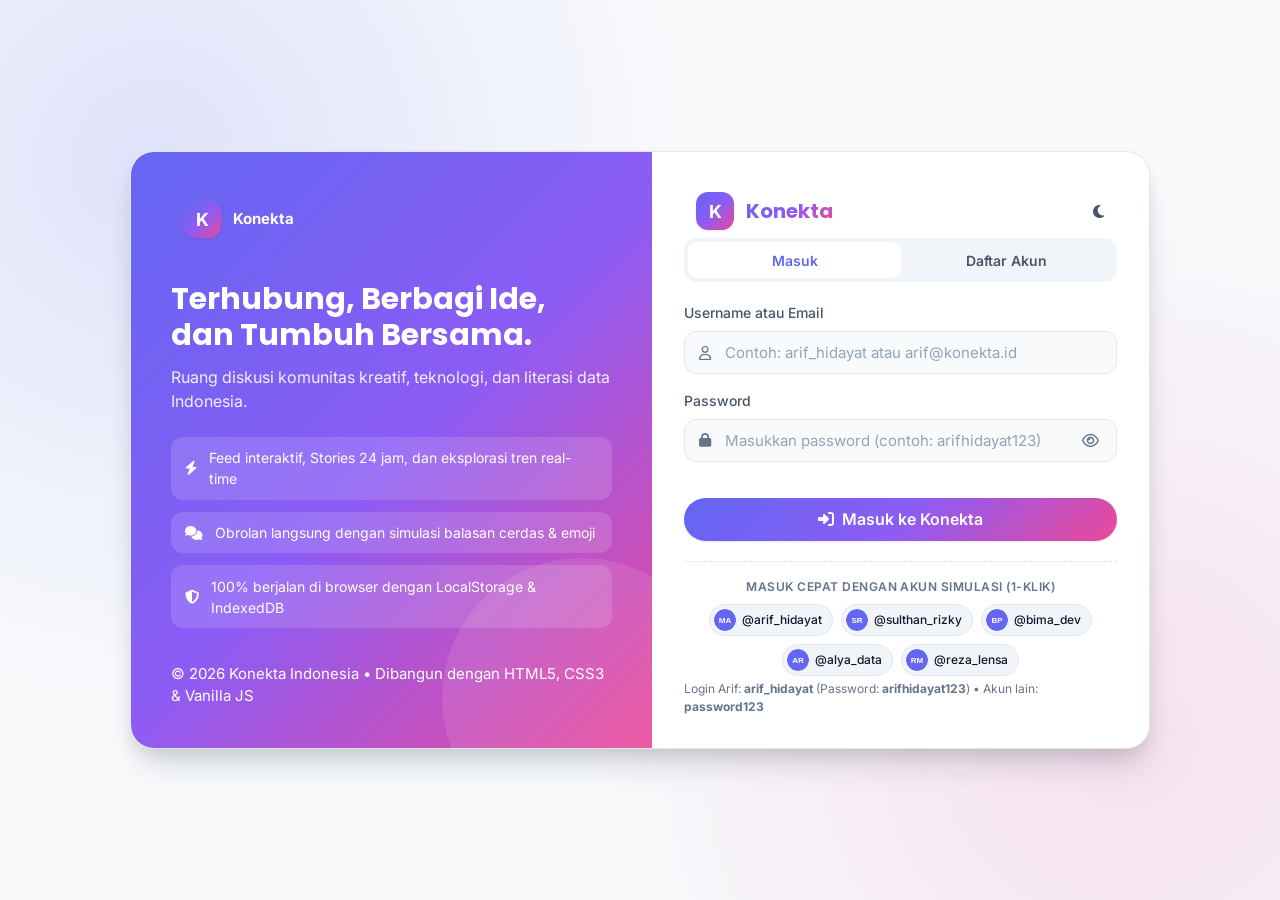
<file: File_Literasi/index.html>
<!doctype html>
<html lang="id" data-theme="light">
  <head>
    <meta charset="UTF-8" />
    <meta name="viewport" content="width=device-width, initial-scale=1.0" />
    <meta
      name="description"
      content="Konekta - Platform Media Sosial Komunitas Digital Indonesia"
    />
    <title>Masuk atau Daftar — Konekta</title>

    <!-- Google Fonts: Inter & Poppins -->
    <link rel="preconnect" href="https://fonts.googleapis.com" />
    <link rel="preconnect" href="https://fonts.gstatic.com" crossorigin />
    <link
      href="https://fonts.googleapis.com/css2?family=Inter:wght@400;500;600;700&family=Poppins:wght@600;700&display=swap"
      rel="stylesheet"
    />

    <!-- Font Awesome Icons CDN -->
    <link
      rel="stylesheet"
      href="https://cdnjs.cloudflare.com/ajax/libs/font-awesome/6.5.1/css/all.min.css"
    />

    <!-- Stylesheets -->
    <link rel="stylesheet" href="css/variables.css" />
    <link rel="stylesheet" href="css/base.css" />
    <link rel="stylesheet" href="css/components.css" />
    <link rel="stylesheet" href="css/layout.css" />
    <link rel="stylesheet" href="css/pages.css" />
    <link rel="icon" type="image/svg+xml" href="assets/logo.svg" />
  </head>
  <body data-page="auth">
    <main class="auth-page">
      <div class="auth-container">
        <!-- Left Hero Section -->
        <section class="auth-hero" aria-label="Tentang Konekta">
          <div>
            <div class="brand-logo">
              <div class="brand-logo-icon">K</div>
              <span class="font-bold text-xl">Konekta</span>
            </div>
          </div>

          <div>
            <h1 class="auth-hero-title">
              Terhubung, Berbagi Ide, dan Tumbuh Bersama.
            </h1>
            <p class="auth-hero-subtitle">
              Ruang diskusi komunitas kreatif, teknologi, dan literasi data
              Indonesia.
            </p>

            <ul class="auth-feature-list">
              <li class="auth-feature-item">
                <i class="fa-solid fa-bolt"></i>
                <span
                  >Feed interaktif, Stories 24 jam, dan eksplorasi tren
                  real-time</span
                >
              </li>
              <li class="auth-feature-item">
                <i class="fa-solid fa-comments"></i>
                <span
                  >Obrolan langsung dengan simulasi balasan cerdas &amp;
                  emoji</span
                >
              </li>
              <li class="auth-feature-item">
                <i class="fa-solid fa-shield-halved"></i>
                <span
                  >100% berjalan di browser dengan LocalStorage &amp;
                  IndexedDB</span
                >
              </li>
            </ul>
          </div>

          <div class="text-xs">
            &copy; 2026 Konekta Indonesia &bull; Dibangun dengan HTML5, CSS3
            &amp; Vanilla JS
          </div>
        </section>

        <!-- Right Form Panel -->
        <section class="auth-form-panel" aria-label="Formulir Autentikasi">
          <div class="flex items-center justify-between">
            <div class="brand-logo">
              <div class="brand-logo-icon">K</div>
              <span class="brand-logo-text">Konekta</span>
            </div>
            <button
              type="button"
              class="btn-icon"
              id="auth-theme-btn"
              aria-label="Ubah Tema Gelap atau Terang"
              title="Ubah Tema"
            >
              <i data-theme-icon class="fa-solid fa-moon"></i>
            </button>
          </div>

          <div class="auth-tabs" role="tablist">
            <button
              type="button"
              class="auth-tab-btn active"
              id="tab-login"
              role="tab"
              aria-selected="true"
            >
              Masuk
            </button>
            <button
              type="button"
              class="auth-tab-btn"
              id="tab-register"
              role="tab"
              aria-selected="false"
            >
              Daftar Akun
            </button>
          </div>

          <!-- Login Form -->
          <form id="login-form" novalidate>
            <div class="form-group">
              <label class="form-label" for="login-identifier"
                >Username atau Email</label
              >
              <div class="input-wrapper">
                <i class="fa-regular fa-user input-icon-left"></i>
                <input
                  type="text"
                  id="login-identifier"
                  class="form-control has-icon-left"
                  placeholder="Contoh: arif_hidayat atau arif@konekta.id"
                  autocomplete="username"
                  required
                />
              </div>
            </div>

            <div class="form-group">
              <label class="form-label" for="login-password">Password</label>
              <div class="input-wrapper">
                <i class="fa-solid fa-lock input-icon-left"></i>
                <input
                  type="password"
                  id="login-password"
                  class="form-control has-icon-left has-icon-right"
                  placeholder="Masukkan password (contoh: arifhidayat123)"
                  autocomplete="current-password"
                  required
                />
                <button
                  type="button"
                  class="input-action-right"
                  data-toggle-password="login-password"
                  aria-label="Tampilkan password"
                >
                  <i class="fa-regular fa-eye"></i>
                </button>
              </div>
              <span class="form-error" id="login-error" role="alert"></span>
            </div>

            <button type="submit" class="btn btn-primary btn-block btn-lg">
              <i class="fa-solid fa-right-to-bracket"></i>
              <span>Masuk ke Konekta</span>
            </button>
          </form>

          <!-- Register Form -->
          <form id="register-form" class="hidden" novalidate>
            <div class="form-group">
              <label class="form-label" for="reg-name">Nama Lengkap</label>
              <div class="input-wrapper">
                <i class="fa-regular fa-id-card input-icon-left"></i>
                <input
                  type="text"
                  id="reg-name"
                  class="form-control has-icon-left"
                  placeholder="Nama lengkap Anda"
                  required
                />
              </div>
              <span class="form-error" id="reg-error-name"></span>
            </div>

            <div class="form-group">
              <label class="form-label" for="reg-username">Username</label>
              <div class="input-wrapper">
                <i class="fa-solid fa-at input-icon-left"></i>
                <input
                  type="text"
                  id="reg-username"
                  class="form-control has-icon-left"
                  placeholder="huruf_kecil_angka"
                  required
                />
              </div>
              <span class="form-error" id="reg-error-username"></span>
            </div>

            <div class="form-group">
              <label class="form-label" for="reg-email">Alamat Email</label>
              <div class="input-wrapper">
                <i class="fa-regular fa-envelope input-icon-left"></i>
                <input
                  type="email"
                  id="reg-email"
                  class="form-control has-icon-left"
                  placeholder="nama@email.com"
                  required
                />
              </div>
              <span class="form-error" id="reg-error-email"></span>
            </div>

            <div class="form-group">
              <label class="form-label" for="reg-password">Password</label>
              <div class="input-wrapper">
                <i class="fa-solid fa-lock input-icon-left"></i>
                <input
                  type="password"
                  id="reg-password"
                  class="form-control has-icon-left has-icon-right"
                  placeholder="Minimal 6 karakter"
                  required
                />
                <button
                  type="button"
                  class="input-action-right"
                  data-toggle-password="reg-password"
                  aria-label="Tampilkan password"
                >
                  <i class="fa-regular fa-eye"></i>
                </button>
              </div>
              <span class="form-error" id="reg-error-password"></span>
            </div>

            <div class="form-group">
              <label class="form-label" for="reg-confirm-password"
                >Konfirmasi Password</label
              >
              <div class="input-wrapper">
                <i class="fa-solid fa-shield-halved input-icon-left"></i>
                <input
                  type="password"
                  id="reg-confirm-password"
                  class="form-control has-icon-left has-icon-right"
                  placeholder="Ulangi password Anda"
                  required
                />
                <button
                  type="button"
                  class="input-action-right"
                  data-toggle-password="reg-confirm-password"
                  aria-label="Tampilkan konfirmasi password"
                >
                  <i class="fa-regular fa-eye"></i>
                </button>
              </div>
              <span class="form-error" id="reg-error-confirmPassword"></span>
            </div>

            <button type="submit" class="btn btn-primary btn-block btn-lg">
              <i class="fa-solid fa-user-plus"></i>
              <span>Buat Akun Sekarang</span>
            </button>
          </form>

          <!-- Instant Demo Account Switcher -->
          <div class="demo-accounts-box">
            <p class="demo-accounts-title">
              Masuk Cepat dengan Akun Simulasi (1-Klik)
            </p>
            <div class="demo-chips" id="demo-accounts-chips"></div>
            <p class="form-hint" id="demo-password-hint">
              Login Arif: <strong>arif_hidayat</strong> (Password:
              <strong>arifhidayat123</strong>) &bull; Akun lain:
              <strong>password123</strong>
            </p>
          </div>
        </section>
      </div>
    </main>

    <!-- Application Scripts -->
    <script defer src="js/storage.js"></script>
    <script defer src="js/seed.js"></script>
    <script defer src="js/ui.js"></script>
    <script defer src="js/auth.js"></script>
    <script defer src="js/notifications.js"></script>
    <script defer src="js/users.js"></script>
    <script defer src="js/posts.js"></script>
    <script defer src="js/chat.js"></script>
    <script defer src="js/app.js"></script>
  </body>
</html>
</file>
<file: File_Literasi/css/variables.css>
/* ==========================================================================
   VARIABLES.CSS - Design Tokens, Colors, Typography, Spacing & Themes
   Application: Konekta (Platform Media Sosial)
   ========================================================================== */

:root {
  /* Brand Colors */
  --color-primary: #6366f1;
  --color-primary-hover: #4f46e5;
  --color-primary-active: #4338ca;
  --color-primary-soft: rgba(99, 102, 241, 0.12);
  --color-primary-border: rgba(99, 102, 241, 0.3);

  --color-secondary: #8b5cf6;
  --color-accent: #ec4899;
  --color-accent-soft: rgba(236, 72, 153, 0.12);

  /* Semantic Status Colors */
  --color-success: #10b981;
  --color-success-soft: rgba(16, 185, 129, 0.12);
  --color-warning: #f59e0b;
  --color-warning-soft: rgba(245, 158, 11, 0.12);
  --color-danger: #ef4444;
  --color-danger-hover: #dc2626;
  --color-danger-soft: rgba(239, 68, 68, 0.12);
  --color-info: #3b82f6;
  --color-info-soft: rgba(59, 130, 246, 0.12);

  /* Social Action Colors */
  --color-like: #f43f5e;
  --color-like-soft: rgba(244, 63, 94, 0.12);
  --color-repost: #10b981;
  --color-repost-soft: rgba(16, 185, 129, 0.12);
  --color-bookmark: #f59e0b;
  --color-bookmark-soft: rgba(245, 158, 11, 0.12);

  /* Light Theme Surface & Background Colors (Default) */
  --bg-body: #f8fafc;
  --bg-surface: #ffffff;
  --bg-surface-elevated: #ffffff;
  --bg-surface-hover: #f1f5f9;
  --bg-surface-active: #e2e8f0;
  --bg-input: #f8fafc;
  --bg-glass: rgba(255, 255, 255, 0.85);
  --bg-overlay: rgba(15, 23, 42, 0.6);
  --bg-skeleton: #e2e8f0;
  --bg-skeleton-shine: #f1f5f9;

  /* Light Theme Text Colors */
  --text-primary: #0f172a;
  --text-secondary: #475569;
  --text-muted: #64748b;
  --text-placeholder: #94a3b8;
  --text-on-primary: #ffffff;
  --text-link: #4f46e5;

  /* Borders & Dividers */
  --border-color: #e2e8f0;
  --border-color-strong: #cbd5e1;
  --border-focus: #6366f1;

  /* Gradients */
  --gradient-brand: linear-gradient(
    135deg,
    #6366f1 0%,
    #8b5cf6 50%,
    #ec4899 100%
  );
  --gradient-story-ring: linear-gradient(
    45deg,
    #f59e0b,
    #ef4444,
    #ec4899,
    #8b5cf6
  );
  --gradient-header: linear-gradient(
    135deg,
    rgba(99, 102, 241, 0.08) 0%,
    rgba(236, 72, 153, 0.08) 100%
  );

  /* Typography */
  --font-sans:
    "Inter", "Poppins", -apple-system, BlinkMacSystemFont, "Segoe UI", Roboto,
    sans-serif;
  --font-display: "Poppins", "Inter", sans-serif;

  --text-xs: 0.75rem; /* 12px */
  --text-sm: 0.875rem; /* 14px */
  --text-base: 0.9375rem; /* 15px */
  --text-md: 1rem; /* 16px */
  --text-lg: 1.125rem; /* 18px */
  --text-xl: 1.25rem; /* 20px */
  --text-2xl: 1.5rem; /* 24px */
  --text-3xl: 1.875rem; /* 30px */

  --font-regular: 400;
  --font-medium: 500;
  --font-semibold: 600;
  --font-bold: 700;

  --leading-tight: 1.25;
  --leading-normal: 1.5;
  --leading-relaxed: 1.65;

  /* Spacing Scale */
  --space-1: 0.25rem; /* 4px */
  --space-2: 0.5rem; /* 8px */
  --space-3: 0.75rem; /* 12px */
  --space-4: 1rem; /* 16px */
  --space-5: 1.25rem; /* 20px */
  --space-6: 1.5rem; /* 24px */
  --space-8: 2rem; /* 32px */
  --space-10: 2.5rem; /* 40px */
  --space-12: 3rem; /* 48px */

  /* Border Radius */
  --radius-xs: 0.375rem; /* 6px */
  --radius-sm: 0.5rem; /* 8px */
  --radius-md: 0.75rem; /* 12px */
  --radius-lg: 1rem; /* 16px */
  --radius-xl: 1.25rem; /* 20px */
  --radius-2xl: 1.5rem; /* 24px */
  --radius-full: 9999px;

  /* Shadows */
  --shadow-xs: 0 1px 2px rgba(15, 23, 42, 0.04);
  --shadow-sm:
    0 1px 3px rgba(15, 23, 42, 0.06), 0 1px 2px rgba(15, 23, 42, 0.04);
  --shadow-md:
    0 4px 12px -2px rgba(15, 23, 42, 0.08),
    0 2px 6px -1px rgba(15, 23, 42, 0.04);
  --shadow-lg:
    0 12px 24px -4px rgba(15, 23, 42, 0.12),
    0 4px 8px -2px rgba(15, 23, 42, 0.06);
  --shadow-xl:
    0 20px 32px -8px rgba(15, 23, 42, 0.18),
    0 8px 16px -4px rgba(15, 23, 42, 0.08);
  --shadow-brand: 0 8px 20px -4px rgba(99, 102, 241, 0.4);

  /* Layout Dimensions */
  --container-max-width: 1280px;
  --sidebar-left-width: 260px;
  --sidebar-right-width: 330px;
  --feed-max-width: 640px;
  --bottom-nav-height: 64px;
  --header-height: 60px;

  /* Transitions */
  --transition-fast: 150ms cubic-bezier(0.4, 0, 0.2, 1);
  --transition-normal: 250ms cubic-bezier(0.4, 0, 0.2, 1);
  --transition-bounce: 350ms cubic-bezier(0.34, 1.56, 0.64, 1);

  /* Z-Index Layers */
  --z-sticky: 100;
  --z-dropdown: 200;
  --z-bottom-nav: 300;
  --z-modal-backdrop: 900;
  --z-modal: 1000;
  --z-story-viewer: 1100;
  --z-toast: 1200;
}

/* Dark Theme Overrides */
[data-theme="dark"] {
  --color-primary: #818cf8;
  --color-primary-hover: #6366f1;
  --color-primary-active: #4f46e5;
  --color-primary-soft: rgba(129, 140, 248, 0.15);
  --color-primary-border: rgba(129, 140, 248, 0.35);

  --bg-body: #0b0f19;
  --bg-surface: #111827;
  --bg-surface-elevated: #1e293b;
  --bg-surface-hover: #1e293b;
  --bg-surface-active: #334155;
  --bg-input: #0f172a;
  --bg-glass: rgba(17, 24, 39, 0.85);
  --bg-overlay: rgba(2, 6, 23, 0.78);
  --bg-skeleton: #1e293b;
  --bg-skeleton-shine: #334155;

  --text-primary: #f8fafc;
  --text-secondary: #cbd5e1;
  --text-muted: #94a3b8;
  --text-placeholder: #64748b;
  --text-link: #818cf8;

  --border-color: #1e293b;
  --border-color-strong: #334155;
  --border-focus: #818cf8;

  --shadow-xs: 0 1px 2px rgba(0, 0, 0, 0.3);
  --shadow-sm: 0 1px 3px rgba(0, 0, 0, 0.4);
  --shadow-md: 0 4px 12px -2px rgba(0, 0, 0, 0.5);
  --shadow-lg: 0 12px 24px -4px rgba(0, 0, 0, 0.6);
  --shadow-xl: 0 20px 32px -8px rgba(0, 0, 0, 0.7);
}
</file>
<file: File_Literasi/css/base.css>
/* ==========================================================================
   BASE.CSS - CSS Reset, Typography, Accessibility, Keyframes & Utilities
   ========================================================================== */

*,
*::before,
*::after {
  box-sizing: border-box;
  margin: 0;
  padding: 0;
}

html {
  font-size: 16px;
  scroll-behavior: smooth;
  -webkit-text-size-adjust: 100%;
}

body {
  font-family: var(--font-sans);
  font-size: var(--text-base);
  font-weight: var(--font-regular);
  line-height: var(--leading-normal);
  color: var(--text-primary);
  background-color: var(--bg-body);
  min-height: 100vh;
  overflow-x: hidden;
  transition:
    background-color var(--transition-normal),
    color var(--transition-normal);
  -webkit-font-smoothing: antialiased;
  -moz-osx-font-smoothing: grayscale;
}

/* Typography */
h1,
h2,
h3,
h4,
h5,
h6 {
  font-family: var(--font-display);
  font-weight: var(--font-bold);
  line-height: var(--leading-tight);
  color: var(--text-primary);
}

h1 {
  font-size: var(--text-2xl);
}
h2 {
  font-size: var(--text-xl);
}
h3 {
  font-size: var(--text-lg);
}
h4 {
  font-size: var(--text-md);
}

p {
  margin-bottom: var(--space-2);
  color: var(--text-primary);
}

p:last-child {
  margin-bottom: 0;
}

a {
  color: var(--text-link);
  text-decoration: none;
  transition: color var(--transition-fast);
}

a:hover {
  color: var(--color-primary-hover);
}

img,
video,
svg {
  max-width: 100%;
  display: block;
}

button,
input,
textarea,
select {
  font-family: inherit;
  font-size: inherit;
  color: inherit;
  background: none;
  border: none;
}

button {
  cursor: pointer;
  user-select: none;
}

button:disabled {
  cursor: not-allowed;
  opacity: 0.6;
}

ul,
ol {
  list-style: none;
}

/* Keyboard Focus Accessibility */
:focus-visible {
  outline: 2px solid var(--border-focus);
  outline-offset: 2px;
}

/* Screen Reader Only Utility */
.sr-only {
  position: absolute;
  width: 1px;
  height: 1px;
  padding: 0;
  margin: -1px;
  overflow: hidden;
  clip: rect(0, 0, 0, 0);
  white-space: nowrap;
  border: 0;
}

/* Custom Scrollbar */
::-webkit-scrollbar {
  width: 8px;
  height: 8px;
}

::-webkit-scrollbar-track {
  background: var(--bg-body);
}

::-webkit-scrollbar-thumb {
  background: var(--border-color-strong);
  border-radius: var(--radius-full);
}

::-webkit-scrollbar-thumb:hover {
  background: var(--text-muted);
}

/* Hashtag & Mention Links inside Posts */
.post-hashtag,
.post-mention {
  color: var(--color-primary);
  font-weight: var(--font-medium);
  cursor: pointer;
  transition:
    color var(--transition-fast),
    background-color var(--transition-fast);
  border-radius: var(--radius-xs);
  padding: 0 2px;
}

.post-hashtag:hover,
.post-mention:hover {
  background-color: var(--color-primary-soft);
  text-decoration: underline;
}

/* Utility Classes */
.text-muted {
  color: var(--text-muted) !important;
}
.text-secondary {
  color: var(--text-secondary) !important;
}
.text-primary-brand {
  color: var(--color-primary) !important;
}
.text-danger {
  color: var(--color-danger) !important;
}
.text-success {
  color: var(--color-success) !important;
}
.font-semibold {
  font-weight: var(--font-semibold) !important;
}
.font-bold {
  font-weight: var(--font-bold) !important;
}
.hidden {
  display: none !important;
}
.flex {
  display: flex;
}
.items-center {
  align-items: center;
}
.justify-between {
  justify-content: space-between;
}
.gap-2 {
  gap: var(--space-2);
}
.gap-3 {
  gap: var(--space-3);
}
.w-full {
  width: 100%;
}

/* Keyframe Animations */
@keyframes heartPop {
  0% {
    transform: scale(1);
  }
  35% {
    transform: scale(1.38);
  }
  70% {
    transform: scale(0.9);
  }
  100% {
    transform: scale(1);
  }
}

@keyframes fadeIn {
  from {
    opacity: 0;
    transform: translateY(6px);
  }
  to {
    opacity: 1;
    transform: translateY(0);
  }
}

@keyframes modalScaleIn {
  from {
    opacity: 0;
    transform: scale(0.95) translateY(10px);
  }
  to {
    opacity: 1;
    transform: scale(1) translateY(0);
  }
}

@keyframes toastSlideIn {
  from {
    opacity: 0;
    transform: translateX(40px) scale(0.95);
  }
  to {
    opacity: 1;
    transform: translateX(0) scale(1);
  }
}

@keyframes shimmer {
  0% {
    background-position: -200% 0;
  }
  100% {
    background-position: 200% 0;
  }
}

@keyframes typingBounce {
  0%,
  80%,
  100% {
    transform: scale(0.6);
    opacity: 0.4;
  }
  40% {
    transform: scale(1);
    opacity: 1;
  }
}

@keyframes pulseRing {
  0% {
    box-shadow: 0 0 0 0 rgba(99, 102, 241, 0.45);
  }
  70% {
    box-shadow: 0 0 0 8px rgba(99, 102, 241, 0);
  }
  100% {
    box-shadow: 0 0 0 0 rgba(99, 102, 241, 0);
  }
}
</file>
<file: File_Literasi/css/components.css>
/* ==========================================================================
   COMPONENTS.CSS - Reusable UI Components
   Buttons, Forms, Avatars, Post Cards, Stories, Modals, Toasts, Skeletons
   ========================================================================== */

/* --------------------------------------------------------------------------
   1. Buttons
   -------------------------------------------------------------------------- */
.btn {
  display: inline-flex;
  align-items: center;
  justify-content: center;
  gap: var(--space-2);
  padding: 0.575rem 1.125rem;
  font-size: var(--text-sm);
  font-weight: var(--font-semibold);
  border-radius: var(--radius-full);
  transition: all var(--transition-fast);
  white-space: nowrap;
  line-height: 1.2;
}

.btn-primary {
  background: var(--gradient-brand);
  color: var(--text-on-primary);
  box-shadow: var(--shadow-sm);
}

.btn-primary:hover:not(:disabled) {
  filter: brightness(1.06);
  box-shadow: var(--shadow-brand);
  transform: translateY(-1px);
  color: var(--text-on-primary);
}

.btn-primary:active:not(:disabled) {
  transform: translateY(0);
}

.btn-secondary {
  background-color: var(--bg-surface-hover);
  color: var(--text-primary);
  border: 1px solid var(--border-color);
}

.btn-secondary:hover:not(:disabled) {
  background-color: var(--bg-surface-active);
  border-color: var(--border-color-strong);
}

.btn-outline {
  background-color: transparent;
  color: var(--color-primary);
  border: 1.5px solid var(--color-primary);
}

.btn-outline:hover:not(:disabled) {
  background-color: var(--color-primary-soft);
}

.btn-danger {
  background-color: var(--color-danger);
  color: #ffffff;
}

.btn-danger:hover:not(:disabled) {
  background-color: var(--color-danger-hover);
}

.btn-danger-outline {
  background-color: transparent;
  color: var(--color-danger);
  border: 1px solid var(--color-danger);
}

.btn-danger-outline:hover:not(:disabled) {
  background-color: var(--color-danger-soft);
}

.btn-ghost {
  background-color: transparent;
  color: var(--text-secondary);
  padding: 0.5rem 0.75rem;
  border-radius: var(--radius-md);
}

.btn-ghost:hover:not(:disabled) {
  background-color: var(--bg-surface-hover);
  color: var(--text-primary);
}

.btn-icon {
  width: 38px;
  height: 38px;
  padding: 0;
  border-radius: var(--radius-full);
  display: inline-flex;
  align-items: center;
  justify-content: center;
  color: var(--text-secondary);
  transition: all var(--transition-fast);
}

.btn-icon:hover:not(:disabled) {
  background-color: var(--bg-surface-hover);
  color: var(--color-primary);
}

.btn-sm {
  padding: 0.375rem 0.85rem;
  font-size: var(--text-xs);
}

.btn-lg {
  padding: 0.75rem 1.5rem;
  font-size: var(--text-md);
}

.btn-block {
  width: 100%;
}

/* Follow Button States */
.btn-follow {
  min-width: 96px;
}

.btn-follow.is-following {
  background-color: var(--bg-surface);
  color: var(--text-primary);
  border: 1px solid var(--border-color-strong);
  box-shadow: none;
}

.btn-follow.is-following:hover {
  background-color: var(--color-danger-soft);
  color: var(--color-danger);
  border-color: var(--color-danger);
}

/* --------------------------------------------------------------------------
   2. Form Controls & Inputs
   -------------------------------------------------------------------------- */
.form-group {
  margin-bottom: var(--space-4);
}

.form-label {
  display: block;
  font-size: var(--text-sm);
  font-weight: var(--font-medium);
  color: var(--text-secondary);
  margin-bottom: var(--space-2);
}

.input-wrapper {
  position: relative;
  display: flex;
  align-items: center;
}

.input-icon-left {
  position: absolute;
  left: 0.9rem;
  color: var(--text-muted);
  pointer-events: none;
  font-size: var(--text-sm);
}

.input-action-right {
  position: absolute;
  right: 0.65rem;
  color: var(--text-muted);
  width: 32px;
  height: 32px;
  border-radius: var(--radius-full);
  display: inline-flex;
  align-items: center;
  justify-content: center;
}

.input-action-right:hover {
  color: var(--text-primary);
  background-color: var(--bg-surface-hover);
}

.form-control {
  width: 100%;
  padding: 0.675rem 0.95rem;
  font-size: var(--text-base);
  color: var(--text-primary);
  background-color: var(--bg-input);
  border: 1.5px solid var(--border-color);
  border-radius: var(--radius-md);
  transition:
    border-color var(--transition-fast),
    box-shadow var(--transition-fast),
    background-color var(--transition-fast);
}

.form-control.has-icon-left {
  padding-left: 2.5rem;
}

.form-control.has-icon-right {
  padding-right: 2.6rem;
}

.form-control::placeholder {
  color: var(--text-placeholder);
}

.form-control:focus {
  outline: none;
  border-color: var(--border-focus);
  background-color: var(--bg-surface);
  box-shadow: 0 0 0 3px var(--color-primary-soft);
}

.form-control.is-invalid {
  border-color: var(--color-danger);
}

.form-error {
  display: block;
  font-size: var(--text-xs);
  color: var(--color-danger);
  margin-top: var(--space-1);
  min-height: 1rem;
}

.form-hint {
  display: block;
  font-size: var(--text-xs);
  color: var(--text-muted);
  margin-top: var(--space-1);
}

textarea.form-control {
  resize: vertical;
  min-height: 90px;
}

/* Search Input Pill */
.search-box {
  position: relative;
  width: 100%;
}

.search-box .form-control {
  border-radius: var(--radius-full);
  padding-left: 2.5rem;
  padding-right: 2.25rem;
  background-color: var(--bg-surface-hover);
  border-color: transparent;
}

.search-box .form-control:focus {
  background-color: var(--bg-surface);
  border-color: var(--border-focus);
}

/* --------------------------------------------------------------------------
   3. Avatars & Badges
   -------------------------------------------------------------------------- */
.avatar {
  position: relative;
  width: 42px;
  height: 42px;
  border-radius: var(--radius-full);
  object-fit: cover;
  flex-shrink: 0;
  background-color: var(--bg-surface-active);
  border: 2px solid var(--bg-surface);
}

.avatar-xs {
  width: 28px;
  height: 28px;
}
.avatar-sm {
  width: 34px;
  height: 34px;
}
.avatar-md {
  width: 44px;
  height: 44px;
}
.avatar-lg {
  width: 64px;
  height: 64px;
}
.avatar-xl {
  width: 104px;
  height: 104px;
  border-width: 4px;
}

.avatar-wrapper {
  position: relative;
  display: inline-flex;
  flex-shrink: 0;
}

.status-dot {
  position: absolute;
  bottom: 1px;
  right: 1px;
  width: 11px;
  height: 11px;
  border-radius: var(--radius-full);
  background-color: var(--color-success);
  border: 2px solid var(--bg-surface);
}

.verified-badge {
  color: var(--color-primary);
  font-size: 0.85em;
  margin-left: 3px;
  display: inline-flex;
  align-items: center;
}

.badge-count {
  display: inline-flex;
  align-items: center;
  justify-content: center;
  min-width: 19px;
  height: 19px;
  padding: 0 5px;
  font-size: 11px;
  font-weight: var(--font-bold);
  color: #ffffff;
  background-color: var(--color-like);
  border-radius: var(--radius-full);
  line-height: 1;
}

/* --------------------------------------------------------------------------
   4. Cards & Widget Containers
   -------------------------------------------------------------------------- */
.card {
  background-color: var(--bg-surface);
  border: 1px solid var(--border-color);
  border-radius: var(--radius-lg);
  box-shadow: var(--shadow-xs);
  overflow: hidden;
}

.widget-card {
  background-color: var(--bg-surface);
  border: 1px solid var(--border-color);
  border-radius: var(--radius-lg);
  padding: var(--space-4);
  margin-bottom: var(--space-4);
}

.widget-header {
  display: flex;
  align-items: center;
  justify-content: space-between;
  margin-bottom: var(--space-3);
}

.widget-title {
  font-size: var(--text-md);
  font-weight: var(--font-bold);
  color: var(--text-primary);
}

/* --------------------------------------------------------------------------
   5. Stories Bar & Story Viewer
   -------------------------------------------------------------------------- */
.stories-container {
  background-color: var(--bg-surface);
  border: 1px solid var(--border-color);
  border-radius: var(--radius-lg);
  padding: var(--space-3) var(--space-4);
  margin-bottom: var(--space-4);
  display: flex;
  align-items: center;
  gap: var(--space-3);
  overflow-x: auto;
  scrollbar-width: none;
}

.stories-container::-webkit-scrollbar {
  display: none;
}

.story-item {
  display: flex;
  flex-direction: column;
  align-items: center;
  gap: var(--space-1);
  cursor: pointer;
  flex-shrink: 0;
  width: 70px;
  text-align: center;
  transition: transform var(--transition-fast);
}

.story-item:hover {
  transform: translateY(-2px);
}

.story-ring {
  position: relative;
  width: 62px;
  height: 62px;
  padding: 2.5px;
  border-radius: var(--radius-full);
  background: var(--gradient-story-ring);
  display: flex;
  align-items: center;
  justify-content: center;
}

.story-ring.seen {
  background: var(--border-color-strong);
}

.story-ring.add-story {
  background: var(--border-color-strong);
  border: 1.5px dashed var(--color-primary);
}

.story-ring img {
  width: 100%;
  height: 100%;
  border-radius: var(--radius-full);
  object-fit: cover;
  border: 2.5px solid var(--bg-surface);
}

.story-add-badge {
  position: absolute;
  bottom: 0;
  right: 0;
  width: 22px;
  height: 22px;
  border-radius: var(--radius-full);
  background: var(--color-primary);
  color: #ffffff;
  font-size: 11px;
  display: flex;
  align-items: center;
  justify-content: center;
  border: 2px solid var(--bg-surface);
}

.story-username {
  font-size: var(--text-xs);
  color: var(--text-secondary);
  font-weight: var(--font-medium);
  max-width: 68px;
  overflow: hidden;
  text-overflow: ellipsis;
  white-space: nowrap;
}

/* Fullscreen Story Modal */
.story-viewer-backdrop {
  position: fixed;
  inset: 0;
  z-index: var(--z-story-viewer);
  background-color: rgba(5, 8, 17, 0.94);
  display: flex;
  align-items: center;
  justify-content: center;
  padding: var(--space-4);
  animation: fadeIn var(--transition-fast);
}

.story-viewer-box {
  position: relative;
  width: 100%;
  max-width: 420px;
  height: min(84vh, 720px);
  background-color: #000000;
  border-radius: var(--radius-xl);
  overflow: hidden;
  display: flex;
  flex-direction: column;
  justify-content: space-between;
  box-shadow: var(--shadow-xl);
}

.story-progress-bars {
  display: flex;
  gap: 4px;
  padding: var(--space-3) var(--space-3) 0;
  z-index: 3;
}

.story-progress-segment {
  flex: 1;
  height: 3px;
  background-color: rgba(255, 255, 255, 0.3);
  border-radius: var(--radius-full);
  overflow: hidden;
}

.story-progress-fill {
  height: 100%;
  width: 0%;
  background-color: #ffffff;
  transition: width 100ms linear;
}

.story-viewer-header {
  display: flex;
  align-items: center;
  justify-content: space-between;
  padding: var(--space-3);
  z-index: 3;
  background: linear-gradient(to bottom, rgba(0, 0, 0, 0.65), transparent);
  color: #ffffff;
}

.story-viewer-media {
  position: absolute;
  inset: 0;
  width: 100%;
  height: 100%;
  object-fit: cover;
  z-index: 1;
}

.story-viewer-caption {
  position: relative;
  z-index: 3;
  padding: var(--space-6) var(--space-4) var(--space-5);
  background: linear-gradient(to top, rgba(0, 0, 0, 0.85), transparent);
  color: #ffffff;
  text-align: center;
  font-size: var(--text-md);
}

.story-nav-btn {
  position: absolute;
  top: 50%;
  transform: translateY(-50%);
  z-index: 4;
  width: 40px;
  height: 40px;
  border-radius: var(--radius-full);
  background-color: rgba(255, 255, 255, 0.2);
  color: #ffffff;
  display: flex;
  align-items: center;
  justify-content: center;
  backdrop-filter: blur(4px);
}

.story-nav-btn:hover {
  background-color: rgba(255, 255, 255, 0.35);
}

.story-nav-prev {
  left: 10px;
}
.story-nav-next {
  right: 10px;
}

/* --------------------------------------------------------------------------
   6. Post Composer & Post Card
   -------------------------------------------------------------------------- */
.composer-card {
  background-color: var(--bg-surface);
  border: 1px solid var(--border-color);
  border-radius: var(--radius-lg);
  padding: var(--space-4);
  margin-bottom: var(--space-4);
}

.composer-top {
  display: flex;
  gap: var(--space-3);
}

.composer-input-area {
  flex: 1;
  min-width: 0;
}

.composer-textarea {
  width: 100%;
  border: none;
  background: transparent;
  font-size: var(--text-md);
  color: var(--text-primary);
  resize: none;
  min-height: 68px;
  padding: var(--space-1) 0;
  line-height: var(--leading-normal);
}

.composer-textarea:focus {
  outline: none;
}

.composer-textarea::placeholder {
  color: var(--text-placeholder);
}

.composer-preview-grid {
  display: grid;
  grid-template-columns: repeat(auto-fill, minmax(120px, 1fr));
  gap: var(--space-2);
  margin-top: var(--space-2);
}

.composer-preview-item {
  position: relative;
  aspect-ratio: 16 / 10;
  border-radius: var(--radius-md);
  overflow: hidden;
  border: 1px solid var(--border-color);
}

.composer-preview-item img {
  width: 100%;
  height: 100%;
  object-fit: cover;
}

.composer-preview-remove {
  position: absolute;
  top: 6px;
  right: 6px;
  width: 26px;
  height: 26px;
  border-radius: var(--radius-full);
  background-color: rgba(15, 23, 42, 0.75);
  color: #ffffff;
  font-size: 12px;
  display: flex;
  align-items: center;
  justify-content: center;
}

.composer-footer {
  display: flex;
  align-items: center;
  justify-content: space-between;
  padding-top: var(--space-3);
  margin-top: var(--space-2);
  border-top: 1px solid var(--border-color);
}

.composer-tools {
  display: flex;
  align-items: center;
  gap: var(--space-1);
}

.composer-submit-group {
  display: flex;
  align-items: center;
  gap: var(--space-3);
}

.char-counter {
  font-size: var(--text-xs);
  font-weight: var(--font-medium);
  color: var(--text-muted);
}

.char-counter.warning {
  color: var(--color-warning);
}

.char-counter.danger {
  color: var(--color-danger);
  font-weight: var(--font-bold);
}

/* Post Card */
.post-card {
  background-color: var(--bg-surface);
  border: 1px solid var(--border-color);
  border-radius: var(--radius-lg);
  padding: var(--space-4);
  margin-bottom: var(--space-3);
  transition:
    border-color var(--transition-fast),
    box-shadow var(--transition-fast);
  animation: fadeIn var(--transition-normal);
}

.post-card:hover {
  border-color: var(--border-color-strong);
}

.post-repost-banner {
  display: flex;
  align-items: center;
  gap: var(--space-2);
  font-size: var(--text-xs);
  font-weight: var(--font-semibold);
  color: var(--color-repost);
  margin-bottom: var(--space-2);
  padding-left: var(--space-2);
}

.post-header {
  display: flex;
  align-items: flex-start;
  justify-content: space-between;
  gap: var(--space-3);
  margin-bottom: var(--space-3);
}

.post-author {
  display: flex;
  align-items: center;
  gap: var(--space-3);
  min-width: 0;
}

.post-author-info {
  min-width: 0;
}

.post-author-name {
  font-size: var(--text-base);
  font-weight: var(--font-bold);
  color: var(--text-primary);
  display: flex;
  align-items: center;
  gap: 4px;
}

.post-author-name:hover {
  color: var(--color-primary);
}

.post-meta {
  display: flex;
  align-items: center;
  gap: 6px;
  font-size: var(--text-xs);
  color: var(--text-muted);
}

.post-content {
  font-size: var(--text-base);
  line-height: var(--leading-relaxed);
  color: var(--text-primary);
  white-space: pre-wrap;
  word-break: break-word;
  margin-bottom: var(--space-3);
}

.post-media-grid {
  display: grid;
  gap: var(--space-2);
  margin-bottom: var(--space-3);
  border-radius: var(--radius-md);
  overflow: hidden;
}

.post-media-grid.count-1 {
  grid-template-columns: 1fr;
}

.post-media-grid.count-2,
.post-media-grid.count-3,
.post-media-grid.count-4 {
  grid-template-columns: repeat(2, 1fr);
}

.post-media-item {
  position: relative;
  overflow: hidden;
  border-radius: var(--radius-md);
  border: 1px solid var(--border-color);
  cursor: zoom-in;
  max-height: 380px;
}

.post-media-item img {
  width: 100%;
  height: 100%;
  max-height: 380px;
  object-fit: cover;
  transition: transform var(--transition-normal);
}

.post-media-item:hover img {
  transform: scale(1.02);
}

/* Post Action Bar */
.post-actions {
  display: flex;
  align-items: center;
  justify-content: space-between;
  padding-top: var(--space-2);
  border-top: 1px solid var(--border-color);
}

.post-action-btn {
  display: inline-flex;
  align-items: center;
  gap: 6px;
  padding: 0.45rem 0.75rem;
  border-radius: var(--radius-full);
  font-size: var(--text-xs);
  font-weight: var(--font-medium);
  color: var(--text-muted);
  transition: all var(--transition-fast);
}

.post-action-btn:hover {
  background-color: var(--bg-surface-hover);
  color: var(--text-primary);
}

.post-action-btn.like-btn:hover,
.post-action-btn.like-btn.active {
  color: var(--color-like);
  background-color: var(--color-like-soft);
}

.post-action-btn.like-btn.active i {
  animation: heartPop var(--transition-bounce);
}

.post-action-btn.comment-btn:hover,
.post-action-btn.comment-btn.active {
  color: var(--color-primary);
  background-color: var(--color-primary-soft);
}

.post-action-btn.repost-btn:hover,
.post-action-btn.repost-btn.active {
  color: var(--color-repost);
  background-color: var(--color-repost-soft);
}

.post-action-btn.bookmark-btn:hover,
.post-action-btn.bookmark-btn.active {
  color: var(--color-bookmark);
  background-color: var(--color-bookmark-soft);
}

/* Comments Drawer inside Post */
.comments-section {
  margin-top: var(--space-3);
  padding-top: var(--space-3);
  border-top: 1px solid var(--border-color);
}

.comment-form {
  display: flex;
  gap: var(--space-2);
  margin-bottom: var(--space-3);
}

.comment-item {
  display: flex;
  gap: var(--space-2);
  margin-bottom: var(--space-3);
}

.comment-bubble {
  flex: 1;
  background-color: var(--bg-surface-hover);
  border-radius: var(--radius-md);
  padding: var(--space-2) var(--space-3);
}

.comment-header {
  display: flex;
  align-items: center;
  justify-content: space-between;
  gap: var(--space-2);
  margin-bottom: 2px;
}

.comment-author {
  font-size: var(--text-xs);
  font-weight: var(--font-bold);
  color: var(--text-primary);
}

.comment-time {
  font-size: 11px;
  color: var(--text-muted);
}

.comment-text {
  font-size: var(--text-sm);
  color: var(--text-primary);
  word-break: break-word;
}

.comment-footer-actions {
  display: flex;
  align-items: center;
  gap: var(--space-3);
  margin-top: 4px;
  padding-left: var(--space-1);
}

.comment-reply-trigger {
  font-size: 11px;
  font-weight: var(--font-semibold);
  color: var(--text-muted);
}

.comment-reply-trigger:hover {
  color: var(--color-primary);
}

.comment-replies {
  margin-left: 2.25rem;
  margin-top: var(--space-2);
  padding-left: var(--space-2);
  border-left: 2px solid var(--border-color);
}

/* --------------------------------------------------------------------------
   7. Dropdown Menu
   -------------------------------------------------------------------------- */
.dropdown {
  position: relative;
  display: inline-block;
}

.dropdown-menu {
  position: absolute;
  right: 0;
  top: calc(100% + 4px);
  min-width: 185px;
  background-color: var(--bg-surface-elevated);
  border: 1px solid var(--border-color);
  border-radius: var(--radius-md);
  box-shadow: var(--shadow-lg);
  padding: var(--space-1);
  z-index: var(--z-dropdown);
  animation: fadeIn var(--transition-fast);
}

.dropdown-item {
  width: 100%;
  display: flex;
  align-items: center;
  gap: var(--space-2);
  padding: 0.55rem 0.75rem;
  font-size: var(--text-sm);
  color: var(--text-primary);
  border-radius: var(--radius-sm);
  text-align: left;
  transition: background-color var(--transition-fast);
}

.dropdown-item:hover {
  background-color: var(--bg-surface-hover);
}

.dropdown-item.danger {
  color: var(--color-danger);
}

.dropdown-item.danger:hover {
  background-color: var(--color-danger-soft);
}

/* --------------------------------------------------------------------------
   8. Modal Dialog
   -------------------------------------------------------------------------- */
.modal-backdrop {
  position: fixed;
  inset: 0;
  background-color: var(--bg-overlay);
  backdrop-filter: blur(4px);
  z-index: var(--z-modal-backdrop);
  display: flex;
  align-items: center;
  justify-content: center;
  padding: var(--space-4);
  animation: fadeIn var(--transition-fast);
}

.modal-box {
  width: 100%;
  max-width: 520px;
  max-height: 90vh;
  background-color: var(--bg-surface);
  border: 1px solid var(--border-color);
  border-radius: var(--radius-xl);
  box-shadow: var(--shadow-xl);
  display: flex;
  flex-direction: column;
  overflow: hidden;
  animation: modalScaleIn var(--transition-normal);
}

.modal-header {
  display: flex;
  align-items: center;
  justify-content: space-between;
  padding: var(--space-4) var(--space-5);
  border-bottom: 1px solid var(--border-color);
}

.modal-title {
  font-size: var(--text-lg);
  font-weight: var(--font-bold);
}

.modal-body {
  padding: var(--space-5);
  overflow-y: auto;
}

.modal-footer {
  display: flex;
  align-items: center;
  justify-content: flex-end;
  gap: var(--space-2);
  padding: var(--space-3) var(--space-5);
  border-top: 1px solid var(--border-color);
  background-color: var(--bg-surface-hover);
}

/* --------------------------------------------------------------------------
   9. Toast Notifications
   -------------------------------------------------------------------------- */
.toast-container {
  position: fixed;
  bottom: calc(var(--space-5) + 10px);
  right: var(--space-5);
  z-index: var(--z-toast);
  display: flex;
  flex-direction: column;
  gap: var(--space-2);
  max-width: 360px;
  width: calc(100% - 2rem);
  pointer-events: none;
}

.toast {
  pointer-events: auto;
  display: flex;
  align-items: center;
  gap: var(--space-3);
  padding: 0.85rem 1rem;
  background-color: var(--bg-surface-elevated);
  color: var(--text-primary);
  border: 1px solid var(--border-color);
  border-left: 4px solid var(--color-primary);
  border-radius: var(--radius-md);
  box-shadow: var(--shadow-lg);
  animation: toastSlideIn var(--transition-normal);
}

.toast.toast-success {
  border-left-color: var(--color-success);
}
.toast.toast-error {
  border-left-color: var(--color-danger);
}
.toast.toast-warning {
  border-left-color: var(--color-warning);
}
.toast.toast-info {
  border-left-color: var(--color-info);
}

.toast-icon {
  font-size: var(--text-lg);
  flex-shrink: 0;
}

.toast-success .toast-icon {
  color: var(--color-success);
}
.toast-error .toast-icon {
  color: var(--color-danger);
}
.toast-warning .toast-icon {
  color: var(--color-warning);
}
.toast-info .toast-icon {
  color: var(--color-info);
}

.toast-content {
  flex: 1;
  font-size: var(--text-sm);
  font-weight: var(--font-medium);
}

/* --------------------------------------------------------------------------
   10. Skeleton Loading & Empty State
   -------------------------------------------------------------------------- */
.skeleton {
  background: linear-gradient(
    90deg,
    var(--bg-skeleton) 25%,
    var(--bg-skeleton-shine) 50%,
    var(--bg-skeleton) 75%
  );
  background-size: 200% 100%;
  animation: shimmer 1.5s infinite;
  border-radius: var(--radius-sm);
}

.skeleton-avatar {
  width: 44px;
  height: 44px;
  border-radius: var(--radius-full);
}

.skeleton-line {
  height: 12px;
  margin-bottom: 8px;
}

.empty-state {
  text-align: center;
  padding: var(--space-10) var(--space-4);
  background-color: var(--bg-surface);
  border: 1px solid var(--border-color);
  border-radius: var(--radius-lg);
}

.empty-state-icon {
  width: 64px;
  height: 64px;
  margin: 0 auto var(--space-4);
  border-radius: var(--radius-full);
  background-color: var(--color-primary-soft);
  color: var(--color-primary);
  display: flex;
  align-items: center;
  justify-content: center;
  font-size: var(--text-2xl);
}

.empty-state-title {
  font-size: var(--text-lg);
  font-weight: var(--font-bold);
  margin-bottom: var(--space-1);
}

.empty-state-desc {
  font-size: var(--text-sm);
  color: var(--text-muted);
  max-width: 360px;
  margin: 0 auto var(--space-4);
}
</file>
<file: File_Literasi/css/layout.css>
/* ==========================================================================
   LAYOUT.CSS - Responsive 3-Column App Layout, Sidebars & Mobile Navigation
   ========================================================================== */

/* Main App Shell (Mobile-First, expands to 3-column on desktop) */
.app-layout {
  max-width: var(--container-max-width);
  margin: 0 auto;
  min-height: 100vh;
  display: grid;
  grid-template-columns: 1fr;
  gap: var(--space-5);
  padding: 0 var(--space-3) calc(var(--bottom-nav-height) + var(--space-4));
}

/* Left Sidebar Navigation */
.sidebar-left {
  display: none;
}

/* Center Content Column */
.main-content {
  width: 100%;
  max-width: var(--feed-max-width);
  margin: 0 auto;
  min-width: 0;
  padding-top: var(--space-3);
}

/* Messages page allows wider center column when right sidebar is hidden */
.main-content.wide-content {
  max-width: 960px;
}

/* Right Sidebar Widgets */
.sidebar-right {
  display: none;
}

/* Sticky Top Header inside Center Column */
.page-header {
  position: sticky;
  top: 0;
  z-index: var(--z-sticky);
  background-color: var(--bg-glass);
  backdrop-filter: blur(12px);
  -webkit-backdrop-filter: blur(12px);
  border: 1px solid var(--border-color);
  border-radius: var(--radius-lg);
  padding: 0.75rem var(--space-4);
  margin-bottom: var(--space-4);
  display: flex;
  align-items: center;
  justify-content: space-between;
  gap: var(--space-3);
}

.page-header-title {
  font-size: var(--text-lg);
  font-weight: var(--font-bold);
  display: flex;
  align-items: center;
  gap: var(--space-2);
}

/* Feed Filter Tabs */
.tabs-nav {
  display: flex;
  background-color: var(--bg-surface);
  border: 1px solid var(--border-color);
  border-radius: var(--radius-lg);
  padding: 4px;
  margin-bottom: var(--space-4);
  gap: 4px;
}

.tab-btn {
  flex: 1;
  padding: 0.55rem var(--space-3);
  font-size: var(--text-sm);
  font-weight: var(--font-semibold);
  color: var(--text-secondary);
  border-radius: var(--radius-md);
  text-align: center;
  transition: all var(--transition-fast);
}

.tab-btn:hover {
  color: var(--text-primary);
  background-color: var(--bg-surface-hover);
}

.tab-btn.active {
  background-color: var(--color-primary);
  color: #ffffff;
  box-shadow: var(--shadow-xs);
}

/* Brand Logo in Sidebar / Mobile Header */
.brand-logo {
  display: inline-flex;
  align-items: center;
  gap: var(--space-3);
  padding: var(--space-2) var(--space-3);
  text-decoration: none;
}

.brand-logo-icon {
  width: 38px;
  height: 38px;
  border-radius: var(--radius-md);
  background: var(--gradient-brand);
  color: #ffffff;
  display: flex;
  align-items: center;
  justify-content: center;
  font-weight: var(--font-bold);
  font-size: var(--text-lg);
  box-shadow: var(--shadow-sm);
}

.brand-logo-text {
  font-family: var(--font-display);
  font-size: var(--text-xl);
  font-weight: var(--font-bold);
  background: var(--gradient-brand);
  -webkit-background-clip: text;
  background-clip: text;
  color: transparent;
}

/* Sidebar Navigation Links */
.nav-menu {
  display: flex;
  flex-direction: column;
  gap: 6px;
  margin-top: var(--space-4);
}

.nav-link {
  display: flex;
  align-items: center;
  justify-content: space-between;
  padding: 0.75rem var(--space-4);
  border-radius: var(--radius-lg);
  color: var(--text-secondary);
  font-size: var(--text-md);
  font-weight: var(--font-medium);
  transition: all var(--transition-fast);
}

.nav-link-left {
  display: flex;
  align-items: center;
  gap: var(--space-3);
}

.nav-link i {
  font-size: 1.2rem;
  width: 24px;
  text-align: center;
}

.nav-link:hover {
  background-color: var(--bg-surface-hover);
  color: var(--text-primary);
}

.nav-link.active {
  background-color: var(--color-primary-soft);
  color: var(--color-primary);
  font-weight: var(--font-bold);
}

/* Sidebar Mini User Card at Bottom */
.sidebar-user-card {
  margin-top: auto;
  padding: var(--space-3);
  background-color: var(--bg-surface);
  border: 1px solid var(--border-color);
  border-radius: var(--radius-lg);
  display: flex;
  align-items: center;
  justify-content: space-between;
  gap: var(--space-2);
}

.sidebar-user-info {
  display: flex;
  align-items: center;
  gap: var(--space-2);
  min-width: 0;
}

.sidebar-user-text {
  min-width: 0;
}

.sidebar-user-name {
  font-size: var(--text-sm);
  font-weight: var(--font-bold);
  color: var(--text-primary);
  white-space: nowrap;
  overflow: hidden;
  text-overflow: ellipsis;
}

.sidebar-user-handle {
  font-size: var(--text-xs);
  color: var(--text-muted);
  white-space: nowrap;
  overflow: hidden;
  text-overflow: ellipsis;
}

/* Right Sidebar List Items (Trending & Suggestions) */
.trending-list,
.suggestion-list {
  display: flex;
  flex-direction: column;
  gap: var(--space-3);
}

.trending-item {
  display: flex;
  align-items: center;
  justify-content: space-between;
  padding: var(--space-2);
  border-radius: var(--radius-md);
  cursor: pointer;
  transition: background-color var(--transition-fast);
}

.trending-item:hover {
  background-color: var(--bg-surface-hover);
}

.trending-tag {
  font-size: var(--text-sm);
  font-weight: var(--font-bold);
  color: var(--text-primary);
}

.trending-count {
  font-size: var(--text-xs);
  color: var(--text-muted);
}

.suggestion-item {
  display: flex;
  align-items: center;
  justify-content: space-between;
  gap: var(--space-2);
}

.suggestion-user {
  display: flex;
  align-items: center;
  gap: var(--space-2);
  min-width: 0;
}

.suggestion-meta {
  min-width: 0;
}

.suggestion-name {
  font-size: var(--text-sm);
  font-weight: var(--font-semibold);
  color: var(--text-primary);
  white-space: nowrap;
  overflow: hidden;
  text-overflow: ellipsis;
  display: block;
}

.suggestion-handle {
  font-size: var(--text-xs);
  color: var(--text-muted);
  display: block;
}

/* Mobile Bottom Navigation Bar */
.bottom-nav {
  position: fixed;
  bottom: 0;
  left: 0;
  right: 0;
  height: var(--bottom-nav-height);
  background-color: var(--bg-glass);
  backdrop-filter: blur(14px);
  -webkit-backdrop-filter: blur(14px);
  border-top: 1px solid var(--border-color);
  z-index: var(--z-bottom-nav);
  display: flex;
  align-items: center;
  justify-content: space-around;
  padding: 0 var(--space-2);
}

.bottom-nav-item {
  position: relative;
  display: flex;
  flex-direction: column;
  align-items: center;
  justify-content: center;
  gap: 2px;
  color: var(--text-muted);
  font-size: 11px;
  font-weight: var(--font-medium);
  padding: 6px 12px;
  border-radius: var(--radius-md);
}

.bottom-nav-item i {
  font-size: 1.2rem;
}

.bottom-nav-item.active {
  color: var(--color-primary);
  font-weight: var(--font-bold);
}

.bottom-nav-item .badge-count {
  position: absolute;
  top: 2px;
  right: 6px;
  min-width: 16px;
  height: 16px;
  font-size: 10px;
}

/* Tablet Layout (>= 768px): Show Left Sidebar, Hide Bottom Nav */
@media (min-width: 768px) {
  .app-layout {
    grid-template-columns: var(--sidebar-left-width) minmax(0, 1fr);
    padding: 0 var(--space-4) var(--space-6);
  }

  .sidebar-left {
    display: flex;
    flex-direction: column;
    position: sticky;
    top: 0;
    height: 100vh;
    padding: var(--space-4) 0;
  }

  .bottom-nav {
    display: none;
  }

  .toast-container {
    bottom: var(--space-5);
  }
}

/* Desktop 3-Column Layout (>= 1100px): Left Sidebar + Center Feed + Right Widgets */
@media (min-width: 1100px) {
  .app-layout {
    grid-template-columns: var(--sidebar-left-width) minmax(0, 1fr) var(
        --sidebar-right-width
      );
    gap: var(--space-6);
    padding: 0 var(--space-6) var(--space-6);
  }

  .app-layout.two-columns {
    grid-template-columns: var(--sidebar-left-width) minmax(0, 1fr);
  }

  .sidebar-right {
    display: block;
    position: sticky;
    top: 0;
    height: 100vh;
    overflow-y: auto;
    padding: var(--space-4) 0;
    scrollbar-width: none;
  }

  .sidebar-right::-webkit-scrollbar {
    display: none;
  }
}
</file>
<file: File_Literasi/css/pages.css>
/* ==========================================================================
   PAGES.CSS - Page-Specific Styles
   Auth, Profile, Explore, Messages/Chat, Notifications & Settings
   ========================================================================== */

/* --------------------------------------------------------------------------
   1. Auth Page (index.html)
   -------------------------------------------------------------------------- */
.auth-page {
  min-height: 100vh;
  display: flex;
  align-items: center;
  justify-content: center;
  padding: var(--space-4);
  background:
    radial-gradient(
      circle at 12% 18%,
      rgba(99, 102, 241, 0.16),
      transparent 40%
    ),
    radial-gradient(
      circle at 88% 82%,
      rgba(236, 72, 153, 0.14),
      transparent 40%
    ),
    var(--bg-body);
}

.auth-container {
  width: 100%;
  max-width: 1020px;
  display: grid;
  grid-template-columns: 1fr;
  background-color: var(--bg-surface);
  border: 1px solid var(--border-color);
  border-radius: var(--radius-2xl);
  box-shadow: var(--shadow-xl);
  overflow: hidden;
}

.auth-hero {
  display: none;
  padding: var(--space-10);
  background: var(--gradient-brand);
  color: #ffffff;
  flex-direction: column;
  justify-content: space-between;
  position: relative;
  overflow: hidden;
}

.auth-hero::after {
  content: "";
  position: absolute;
  width: 280px;
  height: 280px;
  border-radius: 50%;
  background: rgba(255, 255, 255, 0.1);
  bottom: -90px;
  right: -70px;
}

.auth-hero-title {
  font-size: var(--text-3xl);
  font-weight: var(--font-bold);
  color: #ffffff;
  margin-bottom: var(--space-3);
  line-height: 1.2;
}

.auth-hero-subtitle {
  font-size: var(--text-md);
  color: rgba(255, 255, 255, 0.9);
  margin-bottom: var(--space-6);
}

.auth-feature-list {
  display: flex;
  flex-direction: column;
  gap: var(--space-3);
}

.auth-feature-item {
  display: flex;
  align-items: center;
  gap: var(--space-3);
  font-size: var(--text-sm);
  background: rgba(255, 255, 255, 0.14);
  padding: 0.65rem 0.9rem;
  border-radius: var(--radius-md);
  backdrop-filter: blur(4px);
}

.auth-form-panel {
  padding: var(--space-6) var(--space-5);
  display: flex;
  flex-direction: column;
  justify-content: center;
}

.auth-tabs {
  display: grid;
  grid-template-columns: 1fr 1fr;
  background-color: var(--bg-surface-hover);
  padding: 4px;
  border-radius: var(--radius-md);
  margin-bottom: var(--space-5);
}

.auth-tab-btn {
  padding: 0.6rem;
  font-size: var(--text-sm);
  font-weight: var(--font-semibold);
  color: var(--text-secondary);
  border-radius: var(--radius-sm);
  transition: all var(--transition-fast);
}

.auth-tab-btn.active {
  background-color: var(--bg-surface);
  color: var(--color-primary);
  box-shadow: var(--shadow-xs);
}

.demo-accounts-box {
  margin-top: var(--space-5);
  padding-top: var(--space-4);
  border-top: 1px dashed var(--border-color);
}

.demo-accounts-title {
  font-size: var(--text-xs);
  color: var(--text-muted);
  font-weight: var(--font-semibold);
  text-transform: uppercase;
  letter-spacing: 0.04em;
  margin-bottom: var(--space-2);
  text-align: center;
}

.demo-chips {
  display: flex;
  flex-wrap: wrap;
  gap: var(--space-2);
  justify-content: center;
}

.demo-chip {
  display: inline-flex;
  align-items: center;
  gap: 6px;
  padding: 4px 10px 4px 4px;
  background-color: var(--bg-surface-hover);
  border: 1px solid var(--border-color);
  border-radius: var(--radius-full);
  font-size: var(--text-xs);
  font-weight: var(--font-medium);
  color: var(--text-primary);
  transition: all var(--transition-fast);
}

.demo-chip:hover {
  border-color: var(--color-primary);
  background-color: var(--color-primary-soft);
}

.demo-chip img {
  width: 22px;
  height: 22px;
  border-radius: 50%;
}

@media (min-width: 820px) {
  .auth-container {
    grid-template-columns: 1.05fr 1fr;
  }

  .auth-hero {
    display: flex;
  }

  .auth-form-panel {
    padding: var(--space-8);
  }
}

/* --------------------------------------------------------------------------
   2. Profile Page (profile.html)
   -------------------------------------------------------------------------- */
.profile-card {
  background-color: var(--bg-surface);
  border: 1px solid var(--border-color);
  border-radius: var(--radius-lg);
  overflow: hidden;
  margin-bottom: var(--space-4);
}

.profile-banner {
  height: 190px;
  width: 100%;
  background: var(--gradient-brand);
  position: relative;
  overflow: hidden;
}

.profile-banner img {
  width: 100%;
  height: 100%;
  object-fit: cover;
}

.profile-body {
  padding: 0 var(--space-5) var(--space-5);
}

.profile-top-row {
  display: flex;
  align-items: flex-end;
  justify-content: space-between;
  margin-top: -52px;
  margin-bottom: var(--space-3);
  position: relative;
  z-index: 2;
  flex-wrap: wrap;
  gap: var(--space-3);
}

.profile-avatar-wrap {
  position: relative;
}

.profile-avatar-wrap .avatar-xl {
  border: 4px solid var(--bg-surface);
  box-shadow: var(--shadow-md);
}

.profile-actions {
  display: flex;
  align-items: center;
  gap: var(--space-2);
}

.profile-name {
  font-size: var(--text-xl);
  font-weight: var(--font-bold);
  display: flex;
  align-items: center;
  gap: 6px;
}

.profile-handle {
  font-size: var(--text-sm);
  color: var(--text-muted);
  margin-bottom: var(--space-3);
}

.profile-bio {
  font-size: var(--text-base);
  color: var(--text-primary);
  margin-bottom: var(--space-3);
  white-space: pre-wrap;
}

.profile-meta-list {
  display: flex;
  flex-wrap: wrap;
  gap: var(--space-4);
  font-size: var(--text-xs);
  color: var(--text-muted);
  margin-bottom: var(--space-4);
}

.profile-meta-item {
  display: inline-flex;
  align-items: center;
  gap: 6px;
}

.profile-stats {
  display: flex;
  align-items: center;
  gap: var(--space-5);
  padding-top: var(--space-3);
  border-top: 1px solid var(--border-color);
}

.profile-stat-btn {
  display: inline-flex;
  align-items: center;
  gap: 5px;
  font-size: var(--text-sm);
  color: var(--text-secondary);
}

.profile-stat-btn:hover {
  color: var(--color-primary);
}

.profile-stat-value {
  font-weight: var(--font-bold);
  color: var(--text-primary);
}

.media-gallery-grid {
  display: grid;
  grid-template-columns: repeat(auto-fill, minmax(170px, 1fr));
  gap: var(--space-3);
}

.media-gallery-item {
  position: relative;
  aspect-ratio: 1 / 1;
  border-radius: var(--radius-md);
  overflow: hidden;
  border: 1px solid var(--border-color);
  cursor: pointer;
}

.media-gallery-item img {
  width: 100%;
  height: 100%;
  object-fit: cover;
  transition: transform var(--transition-normal);
}

.media-gallery-item:hover img {
  transform: scale(1.05);
}

/* --------------------------------------------------------------------------
   3. Explore Page (explore.html)
   -------------------------------------------------------------------------- */
.explore-search-bar {
  background-color: var(--bg-surface);
  border: 1px solid var(--border-color);
  border-radius: var(--radius-lg);
  padding: var(--space-4);
  margin-bottom: var(--space-4);
}

.hashtag-chips-bar {
  display: flex;
  gap: var(--space-2);
  overflow-x: auto;
  padding-bottom: var(--space-1);
  margin-top: var(--space-3);
  scrollbar-width: none;
}

.hashtag-chips-bar::-webkit-scrollbar {
  display: none;
}

.hashtag-chip {
  padding: 0.4rem 0.85rem;
  background-color: var(--bg-surface-hover);
  border: 1px solid var(--border-color);
  border-radius: var(--radius-full);
  font-size: var(--text-xs);
  font-weight: var(--font-semibold);
  color: var(--text-secondary);
  white-space: nowrap;
  transition: all var(--transition-fast);
}

.hashtag-chip:hover,
.hashtag-chip.active {
  background-color: var(--color-primary);
  color: #ffffff;
  border-color: var(--color-primary);
}

.user-directory-grid {
  display: grid;
  grid-template-columns: repeat(auto-fill, minmax(240px, 1fr));
  gap: var(--space-3);
  margin-bottom: var(--space-4);
}

.user-card {
  background-color: var(--bg-surface);
  border: 1px solid var(--border-color);
  border-radius: var(--radius-lg);
  padding: var(--space-4);
  display: flex;
  flex-direction: column;
  justify-content: space-between;
  gap: var(--space-3);
}

/* --------------------------------------------------------------------------
   4. Messages / Chat Page (messages.html)
   -------------------------------------------------------------------------- */
.chat-container {
  background-color: var(--bg-surface);
  border: 1px solid var(--border-color);
  border-radius: var(--radius-lg);
  height: calc(100vh - 110px);
  min-height: 520px;
  display: grid;
  grid-template-columns: 1fr;
  overflow: hidden;
}

.chat-sidebar {
  border-right: 1px solid var(--border-color);
  display: flex;
  flex-direction: column;
  height: 100%;
  min-height: 0;
}

.chat-sidebar-header {
  padding: var(--space-3) var(--space-4);
  border-bottom: 1px solid var(--border-color);
}

.chat-conversation-list {
  flex: 1;
  overflow-y: auto;
}

.chat-conv-item {
  display: flex;
  align-items: center;
  gap: var(--space-3);
  padding: 0.85rem var(--space-4);
  border-bottom: 1px solid var(--border-color);
  cursor: pointer;
  transition: background-color var(--transition-fast);
}

.chat-conv-item:hover {
  background-color: var(--bg-surface-hover);
}

.chat-conv-item.active {
  background-color: var(--color-primary-soft);
  border-left: 3px solid var(--color-primary);
}

.chat-conv-info {
  flex: 1;
  min-width: 0;
}

.chat-conv-top {
  display: flex;
  align-items: center;
  justify-content: space-between;
  margin-bottom: 2px;
}

.chat-conv-name {
  font-size: var(--text-sm);
  font-weight: var(--font-bold);
  color: var(--text-primary);
  white-space: nowrap;
  overflow: hidden;
  text-overflow: ellipsis;
}

.chat-conv-time {
  font-size: 11px;
  color: var(--text-muted);
}

.chat-conv-preview {
  font-size: var(--text-xs);
  color: var(--text-muted);
  white-space: nowrap;
  overflow: hidden;
  text-overflow: ellipsis;
}

/* Active Chat Window */
.chat-window {
  display: flex;
  flex-direction: column;
  height: 100%;
  min-height: 0;
  background-color: var(--bg-body);
}

.chat-window-header {
  padding: 0.75rem var(--space-4);
  background-color: var(--bg-surface);
  border-bottom: 1px solid var(--border-color);
  display: flex;
  align-items: center;
  justify-content: space-between;
}

.chat-messages-area {
  flex: 1;
  padding: var(--space-4);
  overflow-y: auto;
  display: flex;
  flex-direction: column;
  gap: var(--space-3);
}

.message-row {
  display: flex;
  align-items: flex-end;
  gap: var(--space-2);
  max-width: 78%;
}

.message-row.mine {
  align-self: flex-end;
  flex-direction: row-reverse;
}

.message-bubble {
  padding: 0.65rem 0.95rem;
  border-radius: var(--radius-lg);
  font-size: var(--text-sm);
  line-height: 1.45;
  position: relative;
  word-break: break-word;
}

.message-row.theirs .message-bubble {
  background-color: var(--bg-surface);
  color: var(--text-primary);
  border: 1px solid var(--border-color);
  border-bottom-left-radius: 4px;
}

.message-row.mine .message-bubble {
  background: var(--gradient-brand);
  color: #ffffff;
  border-bottom-right-radius: 4px;
}

.message-meta {
  display: flex;
  align-items: center;
  justify-content: flex-end;
  gap: 4px;
  font-size: 10px;
  margin-top: 4px;
  opacity: 0.82;
}

.read-receipt {
  font-size: 11px;
}

.read-receipt.read {
  color: #93c5fd;
}

/* Typing Indicator Bubble */
.typing-indicator {
  display: inline-flex;
  align-items: center;
  gap: 4px;
  padding: 0.6rem 0.9rem;
  background-color: var(--bg-surface);
  border: 1px solid var(--border-color);
  border-radius: var(--radius-lg);
  width: fit-content;
}

.typing-dot {
  width: 7px;
  height: 7px;
  background-color: var(--text-muted);
  border-radius: 50%;
  animation: typingBounce 1.4s infinite ease-in-out both;
}

.typing-dot:nth-child(1) {
  animation-delay: -0.32s;
}
.typing-dot:nth-child(2) {
  animation-delay: -0.16s;
}

.chat-input-bar {
  padding: var(--space-3) var(--space-4);
  background-color: var(--bg-surface);
  border-top: 1px solid var(--border-color);
  display: flex;
  align-items: center;
  gap: var(--space-2);
  position: relative;
}

.emoji-picker-popover {
  position: absolute;
  bottom: calc(100% + 8px);
  left: var(--space-4);
  background-color: var(--bg-surface-elevated);
  border: 1px solid var(--border-color);
  border-radius: var(--radius-lg);
  box-shadow: var(--shadow-lg);
  padding: var(--space-3);
  display: grid;
  grid-template-columns: repeat(6, 1fr);
  gap: 6px;
  z-index: var(--z-dropdown);
}

.emoji-btn {
  width: 34px;
  height: 34px;
  font-size: 1.2rem;
  border-radius: var(--radius-sm);
  display: flex;
  align-items: center;
  justify-content: center;
}

.emoji-btn:hover {
  background-color: var(--bg-surface-hover);
  transform: scale(1.15);
}

@media (max-width: 767px) {
  .chat-container.mobile-chat-open .chat-sidebar {
    display: none;
  }

  .chat-container:not(.mobile-chat-open) .chat-window {
    display: none;
  }
}

@media (min-width: 768px) {
  .chat-container {
    grid-template-columns: 300px 1fr;
    height: calc(100vh - 96px);
  }
}

/* --------------------------------------------------------------------------
   5. Notifications Page (notifications.html)
   -------------------------------------------------------------------------- */
.notification-list {
  display: flex;
  flex-direction: column;
  gap: var(--space-2);
}

.notification-item {
  display: flex;
  align-items: flex-start;
  gap: var(--space-3);
  padding: var(--space-4);
  background-color: var(--bg-surface);
  border: 1px solid var(--border-color);
  border-radius: var(--radius-lg);
  cursor: pointer;
  transition: all var(--transition-fast);
}

.notification-item:hover {
  border-color: var(--border-color-strong);
  background-color: var(--bg-surface-hover);
}

.notification-item.unread {
  background-color: var(--color-primary-soft);
  border-color: var(--color-primary-border);
}

.notif-type-icon {
  width: 36px;
  height: 36px;
  border-radius: var(--radius-full);
  display: flex;
  align-items: center;
  justify-content: center;
  flex-shrink: 0;
  font-size: var(--text-sm);
}

.notif-type-like {
  background-color: var(--color-like-soft);
  color: var(--color-like);
}
.notif-type-comment {
  background-color: var(--color-primary-soft);
  color: var(--color-primary);
}
.notif-type-follow {
  background-color: var(--color-success-soft);
  color: var(--color-success);
}
.notif-type-mention {
  background-color: var(--color-warning-soft);
  color: var(--color-warning);
}
.notif-type-repost {
  background-color: var(--color-repost-soft);
  color: var(--color-repost);
}

/* --------------------------------------------------------------------------
   6. Settings Page (settings.html)
   -------------------------------------------------------------------------- */
.settings-section {
  background-color: var(--bg-surface);
  border: 1px solid var(--border-color);
  border-radius: var(--radius-lg);
  padding: var(--space-5);
  margin-bottom: var(--space-4);
}

.settings-section-title {
  font-size: var(--text-md);
  font-weight: var(--font-bold);
  margin-bottom: var(--space-1);
  display: flex;
  align-items: center;
  gap: var(--space-2);
}

.settings-section-desc {
  font-size: var(--text-xs);
  color: var(--text-muted);
  margin-bottom: var(--space-4);
}

.theme-selector-grid {
  display: grid;
  grid-template-columns: repeat(3, 1fr);
  gap: var(--space-3);
}

.theme-option-card {
  border: 2px solid var(--border-color);
  border-radius: var(--radius-md);
  padding: var(--space-3);
  text-align: center;
  cursor: pointer;
  transition: all var(--transition-fast);
}

.theme-option-card:hover {
  border-color: var(--border-color-strong);
}

.theme-option-card.active {
  border-color: var(--color-primary);
  background-color: var(--color-primary-soft);
}

.setting-row {
  display: flex;
  align-items: center;
  justify-content: space-between;
  gap: var(--space-4);
  padding: var(--space-3) 0;
  border-bottom: 1px solid var(--border-color);
}

.setting-row:last-child {
  border-bottom: none;
}

/* Toggle Switch */
.switch {
  position: relative;
  display: inline-block;
  width: 46px;
  height: 26px;
  flex-shrink: 0;
}

.switch input {
  opacity: 0;
  width: 0;
  height: 0;
}

.switch-slider {
  position: absolute;
  cursor: pointer;
  inset: 0;
  background-color: var(--border-color-strong);
  border-radius: var(--radius-full);
  transition: var(--transition-fast);
}

.switch-slider::before {
  position: absolute;
  content: "";
  height: 20px;
  width: 20px;
  left: 3px;
  bottom: 3px;
  background-color: #ffffff;
  border-radius: 50%;
  transition: var(--transition-fast);
}

.switch input:checked + .switch-slider {
  background-color: var(--color-primary);
}

.switch input:checked + .switch-slider::before {
  transform: translateX(20px);
}
</file>
